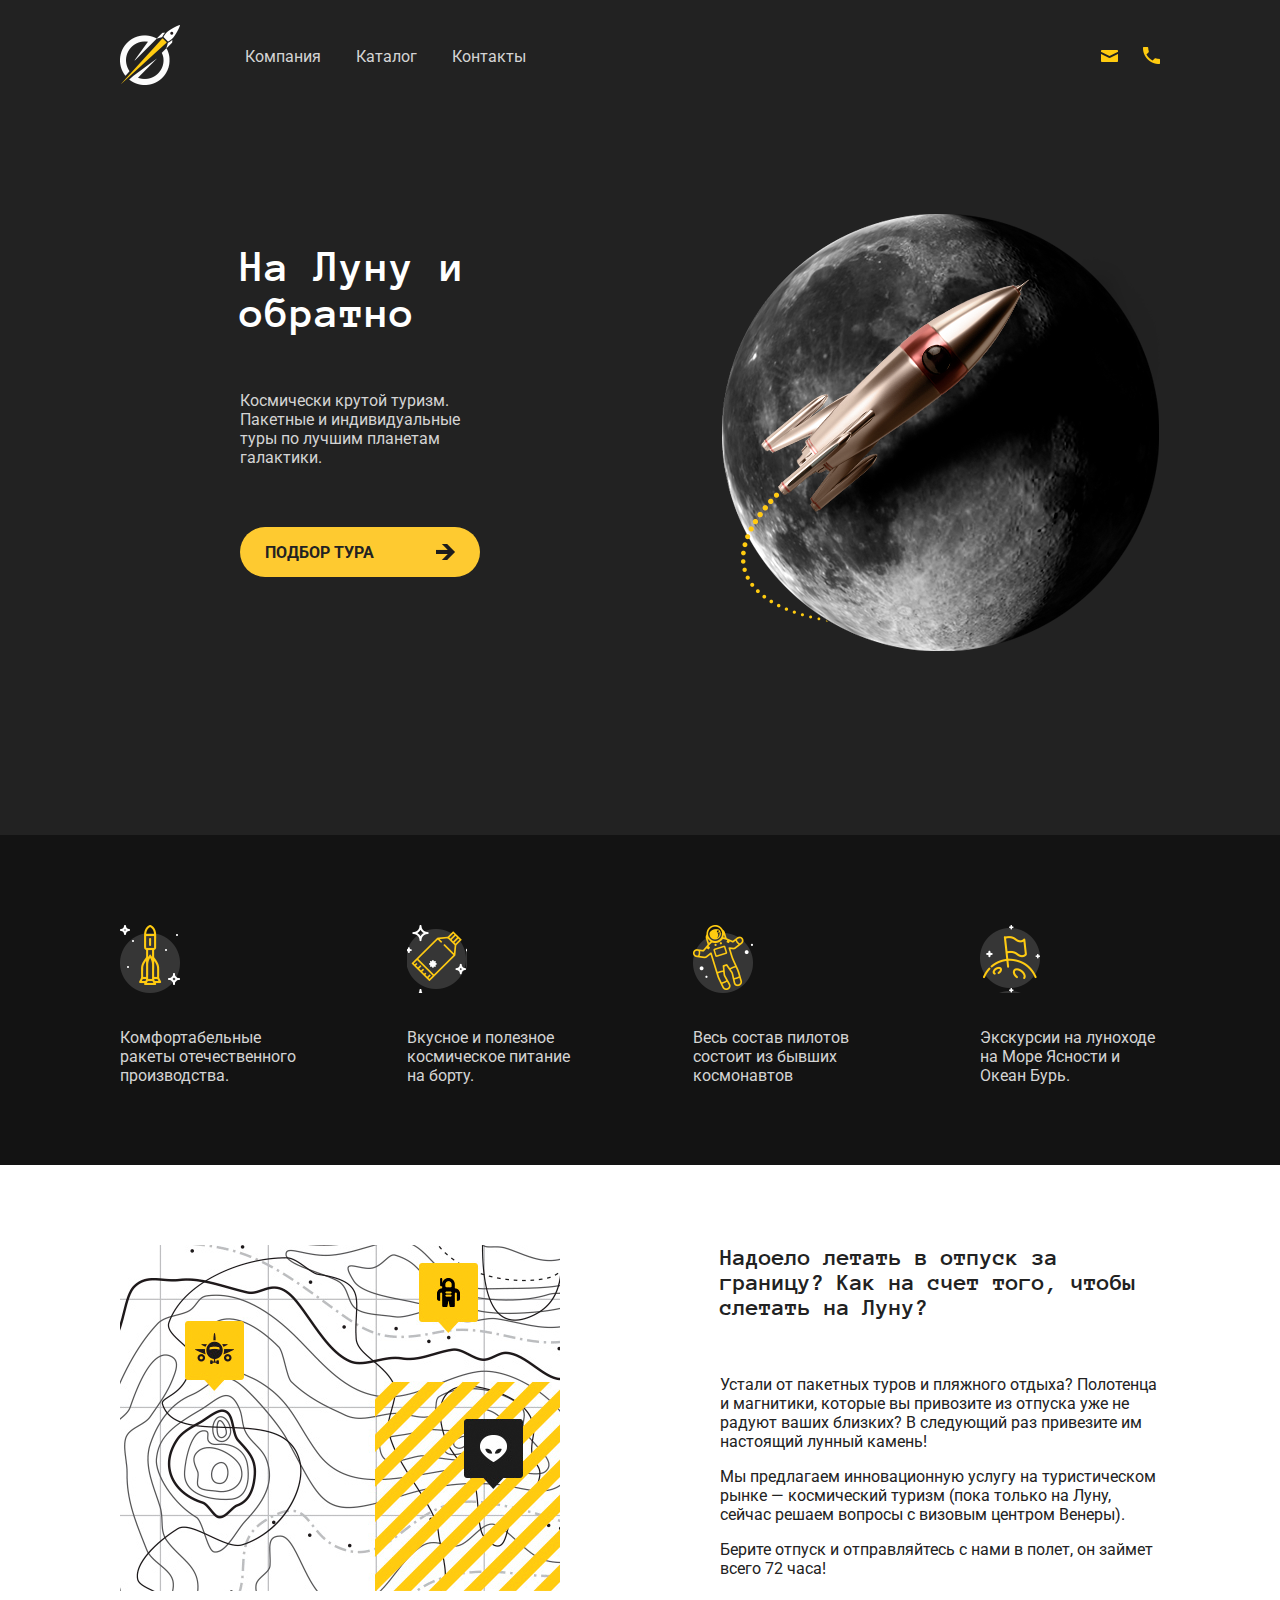
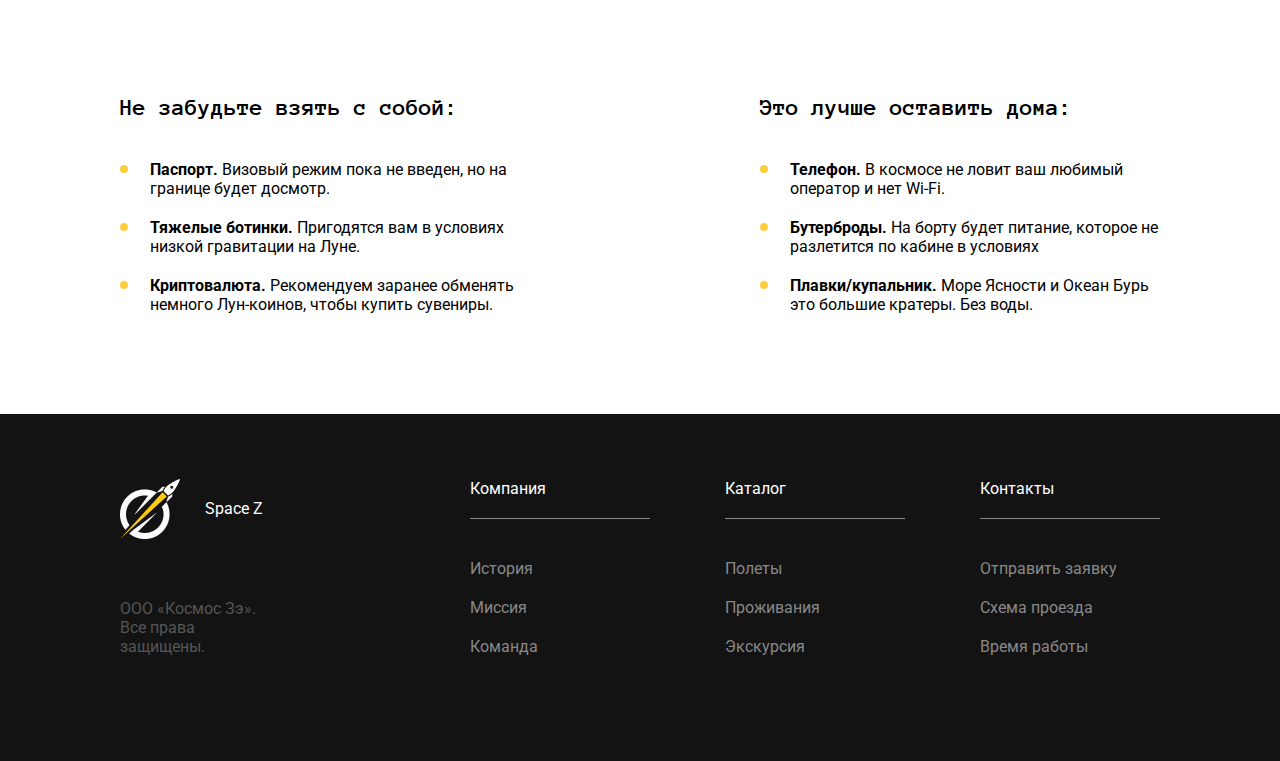
<file: index.html>
<!DOCTYPE html>
<html lang="ru">

<head>
	<meta charset="UTF-8">
	<title>Space-Z</title>
	<link rel="preconnect" href="https://fonts.gstatic.com">
	<link href="https://fonts.googleapis.com/css2?family=Anonymous+Pro:wght@700&display=swap" rel="stylesheet">
	<link rel="preconnect" href="https://fonts.gstatic.com">
	<link href="https://fonts.googleapis.com/css2?family=Roboto&display=swap" rel="stylesheet">
	<link rel="stylesheet" href="style.css">
</head>

<body>
	<header>
		<div class="container">
			<nav>
				<div class="logo">
					<img src="img/logo.png_615%20(2).png" alt="">
				</div>
				<div class="menu_container">
					<ul class="main_menu">
						<li>
							<a href="#">Компания</a>
						</li>
						<li>
							<a href="#">Каталог</a>
						</li>
						<li>
							<a href="#">Контакты</a>
						</li>
					</ul>
					<ul class="menu_contacts">
						<li><a href="#"><img src="img/mail_icon.png_618.png" alt=""></a></li>
						<li><a href="#"><img src="img/phone_icon.png_619.png" alt=""></a></li>
					</ul>
				</div>
			</nav>
		</div>
		<section class="about_us">
			<div class="container">
				<div class="left_column">
					<h1>
						На Луну и обратно
					</h1>
					<p class="desc">
						Космически крутой туризм.
						Пакетные и индивидуальные туры по лучшим планетам галактики.
					</p>
					<a href="#" class="btn">
						ПОДБОР ТУРА
					</a>
				</div>
				<div class="img-container">
					<img src="img/moon_rocket.png" alt="">
				</div>
			</div>
		</section>
	</header>
	<main>
		<section class="features">
			<div class="container">
				<ul class="features_list">
					<li class="feature-made-in-russia">Комфортабельные ракеты отечественного производства.</li>
					<li class="feature-food">Вкусное и полезное космическое питание на борту.</li>
					<li class="feature-pilots">Весь состав пилотов
						состоит из бывших космонавтов</li>
					<li class="feature-moon-rover">Экскурсии на луноходе на Море Ясности и Океан Бурь.</li>
				</ul>
			</div>
		</section>
		<section class="sentence">
			<div class="container">
				<div class="left_column">
					<img src="img/map_629.png" alt="карта">
				</div>
				<div class="right_column">
					<h2>Надоело летать в отпуск за границу? Как на счет того, чтобы слетать на Луну?</h2>
					<p>
						Устали от пакетных туров и пляжного отдыха? Полотенца и магнитики, которые вы привозите из отпуска уже не радуют ваших близких? В следующий раз привезите им настоящий лунный камень!
					</p>
					<p>
						Мы предлагаем инновационную услугу на туристическом рынке — космический туризм (пока только на Луну, сейчас решаем вопросы с визовым центром Венеры).
					</p>
					<p>
						Берите отпуск и отправляйтесь с нами в полет, он займет всего 72 часа!
					</p>
				</div>
			</div>
		</section>
		<section class="guide">
			<div class="container">
				<div class="left_column">
					<h2>
						Не забудьте взять с собой:
					</h2>
					<ul class="recommendation_list">
						<li><strong>Паспорт.</strong> Визовый режим пока не введен, но на границе будет досмотр.</li>
						<li><strong>Тяжелые ботинки.</strong> Пригодятся вам в условиях низкой гравитации на Луне.</li>
						<li><strong>Криптовалюта.</strong> Рекомендуем заранее обменять немного Лун-коинов, чтобы купить сувениры.</li>
					</ul>
				</div>
				<div class="right_column">
					<h2>
						Это лучше оставить дома:
					</h2>
					<ul class="recommendation_list">
						<li><strong>Телефон.</strong> В космосе не ловит ваш любимый оператор и нет Wi-Fi.</li>
						<li><strong>Бутерброды.</strong> На борту будет питание, которое не разлетится по кабине в условиях</li>
						<li><strong>Плавки/купальник.</strong> Море Ясности и Океан Бурь это большие кратеры. Без воды.</li>
					</ul>
				</div>
			</div>
		</section>
	</main>
	<footer>
		<div class="container">
			<div class="left_column">
				<div class="logo_container">
					<img src="img/logo.png_615%20(2).png" alt="logo"> Space Z
				</div>
				<div class="copyright">
					ООО «Космос Зэ». <br>
					Все права защищены.
				</div>
			</div>
			<div class="right_column">
				<ul class=footer-menu>
					<li><a href="#">Компания</a>
						<ul class="footer_submenu">
							<li><a href="#">История</a></li>
							<li><a href="#">Миссия</a></li>
							<li><a href="#">Команда</a></li>
						</ul>
					</li>
					<li><a href="#">Каталог</a>
						<ul class="footer_submenu">
							<li><a href="#">Полеты</a></li>
							<li><a href="#">Проживания</a></li>
							<li><a href="#">Экскурсия</a></li>
						</ul>
					</li>
					<li><a href="#">Контакты</a>
						<ul class="footer_submenu">
							<li><a href="#">Отправить заявку</a></li>
							<li><a href="#">Схема проезда</a></li>
							<li><a href="#">Время работы</a></li>
						</ul>
					</li>
				</ul>
			</div>
		</div>
	</footer>
</body>

</html>
</file>
<file: style.css>
h1,
h2 {
	font-family: 'Anonymous Pro', monospace;
}

body {
	padding: 0;
	margin: 0;
	font-family: 'Roboto', sans-serif;
}

header {
	background-color: #222;
	color: #fff;
}

header a {
	text-decoration: none;
	color: #d4d4d4;
}

h1 {
	font-size: 45px;
}

header .container {
	padding-top: 25px;
}

.about_us .container {
	display: flex;
	justify-content: space-between;
}

.img-container img {
	width: 100%;
}

.btn {
	background-color: #feca30;
	display: inline-block;
	width: 240px;
	height: 50px;
	display: flex;
	align-items: center;
	border-radius: 25px;
	padding: 0 25px;
	box-sizing: border-box;
	color: #222;
	font-weight: 700;
	margin-top: 60px;
	position: relative;
}

.btn:after {
	content: " ";
	background-image: url(img/right_arrow.png_613.png);
	position: absolute;
	width: 19px;
	height: 16px;
	right: 25px;
}

.btn:hover {
	background-color: #fff;
}

.desc {
	margin-top: 55px;
	font-weight: 400;
	color: #d4d4d4;
}

ul {
	list-style: none;
	margin: 0;
	padding: 0;
}

.container {
	width: 1040px;
	margin: 0 auto;
	padding: 0;
}

.about_us .left_column {
	width: 250px;
}

nav,
.main_menu,
.menu_contacts {
	display: flex;
}

.menu_contacts li:hover {
	opacity: 0.5;
}

nav {
	align-items: center;
}

nav a:hover {
	color: #fff;
}

.logo {
	margin-right: 65px;
}

.main_menu li {
	margin-right: 35px;
}

.menu_contacts li {
	margin-left: 25px;
}

.menu_container {
	width: 100%;
	display: flex;
	justify-content: space-between;
}

.about_us {
	padding-top: 100px;
	padding-bottom: 180px;
}

.about_us {
	/*background-image: url('img/moon_rocket.png');
	background-repeat: no-repeat;
    background-position: 840px 68px;*/
}

.about_us .left_column {
	padding-left: 120px;
}

.features {
	padding: 90px 0 80px 0;
	background-color: #131313;
	color: #d4d4d4;
}

.features_list {
	display: flex;
	justify-content: space-between;
}

.features_list li {
	width: 180px;
}

.features_list li {
	position: relative;
	min-height: 160px;
	display: flex;
	align-items: flex-end;
}

.feature-made-in-russia:after {
	content: "";
	position: absolute;
	background-image: url(img/advantage_icon_1.png_620.png);
	width: 60px;
	height: 68px;
	top: 0;
}

.feature-food:after {
	content: "";
	position: absolute;
	background-image: url(img/advantage_icon_2.png_621.png);
	width: 60px;
	height: 68px;
	top: 0;
}

.feature-pilots:after {
	content: "";
	position: absolute;
	background-image: url(img/advantage_icon_3.png_622.png);
	width: 60px;
	height: 68px;
	top: 0;
}

.feature-moon-rover:after {
	content: "";
	position: absolute;
	background-image: url(img/advantage_icon_4.png_623.png);
	width: 60px;
	height: 68px;
	top: 0;
}

.sentence {
	padding-top: 80px;
	padding-bottom: 80px;
	color: #222;
}

.sentence .container {
	display: flex;
	justify-content: space-between;
}

.sentence .left_column,
.sentence .right_column {
	width: 440px;
}

.sentence h2 {
	margin-bottom: 55px;
	margin-top: 0;
}

.guide {
	padding-bottom: 80px;
}

.guide .container {
	display: flex;
	justify-content: space-between;
}

.guide .left_column,
.guide .right_column {
	width: 400px;
}

.guide h2 {
	margin-bottom: 40px;
}

.recommendation_list {
	padding-left: 30px;
}

.recommendation_list li {
	margin-bottom: 20px;
	position: relative;
}

.recommendation_list li:before {
	content: "";
	position: absolute;
	width: 8px;
	height: 8px;
	background-color: #fecd3c;
	border-radius: 100%;
	left: -30px;
	top: 5px;
}

footer {
	padding: 65px 0 85px 0;
	background-color: #131313;
}

footer .container {
	display: flex;
	justify-content: space-between;
}

footer .left_column {
	width: 160px;
}

.footer-menu {
	display: flex;
}

.footer-menu > li {
	width: 180px;
	margin-left: 75px;
}

.logo_container {
	display: flex;
	align-items: center;
}

.logo_container img {
	margin-right: 25px;
}

.footer-menu > li > a {
	text-decoration: none;
	color: #fff;
	display: inline-block;
	padding-bottom: 20px;
	margin-bottom: 40px;
	border-bottom: 1px solid #888;
	display: block;
}

.footer_submenu li {
	margin-bottom: 20px;
}

.footer_submenu > li > a {
	color: #888;
	text-decoration: none;
}

.footer_submenu > li > a:hover {
	color: #fff;
}

footer .left_column {
	display: flex;
	flex-direction: column;
	justify-content: space-between;
}

.copyright {
	margin-bottom: 20px;
	color: #555;
}

.logo_container {
	color: #fff;
}
</file>
